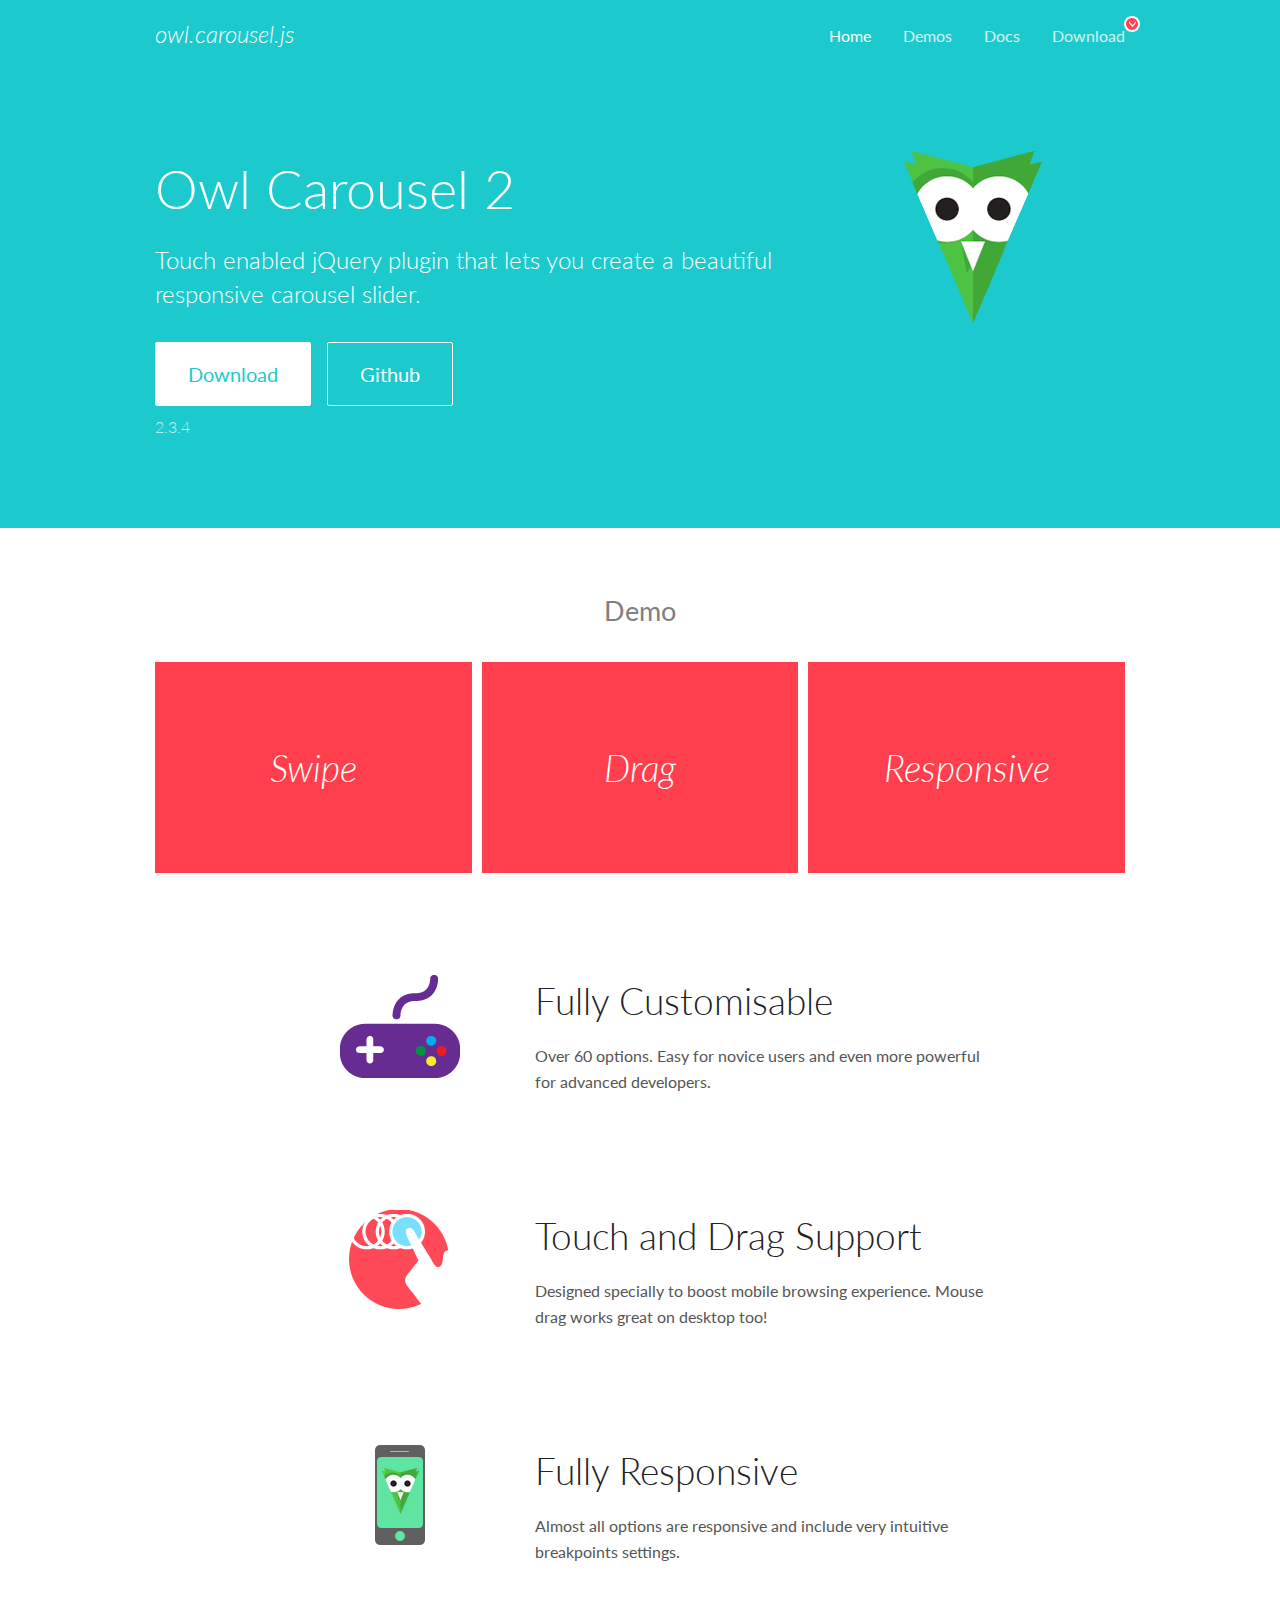
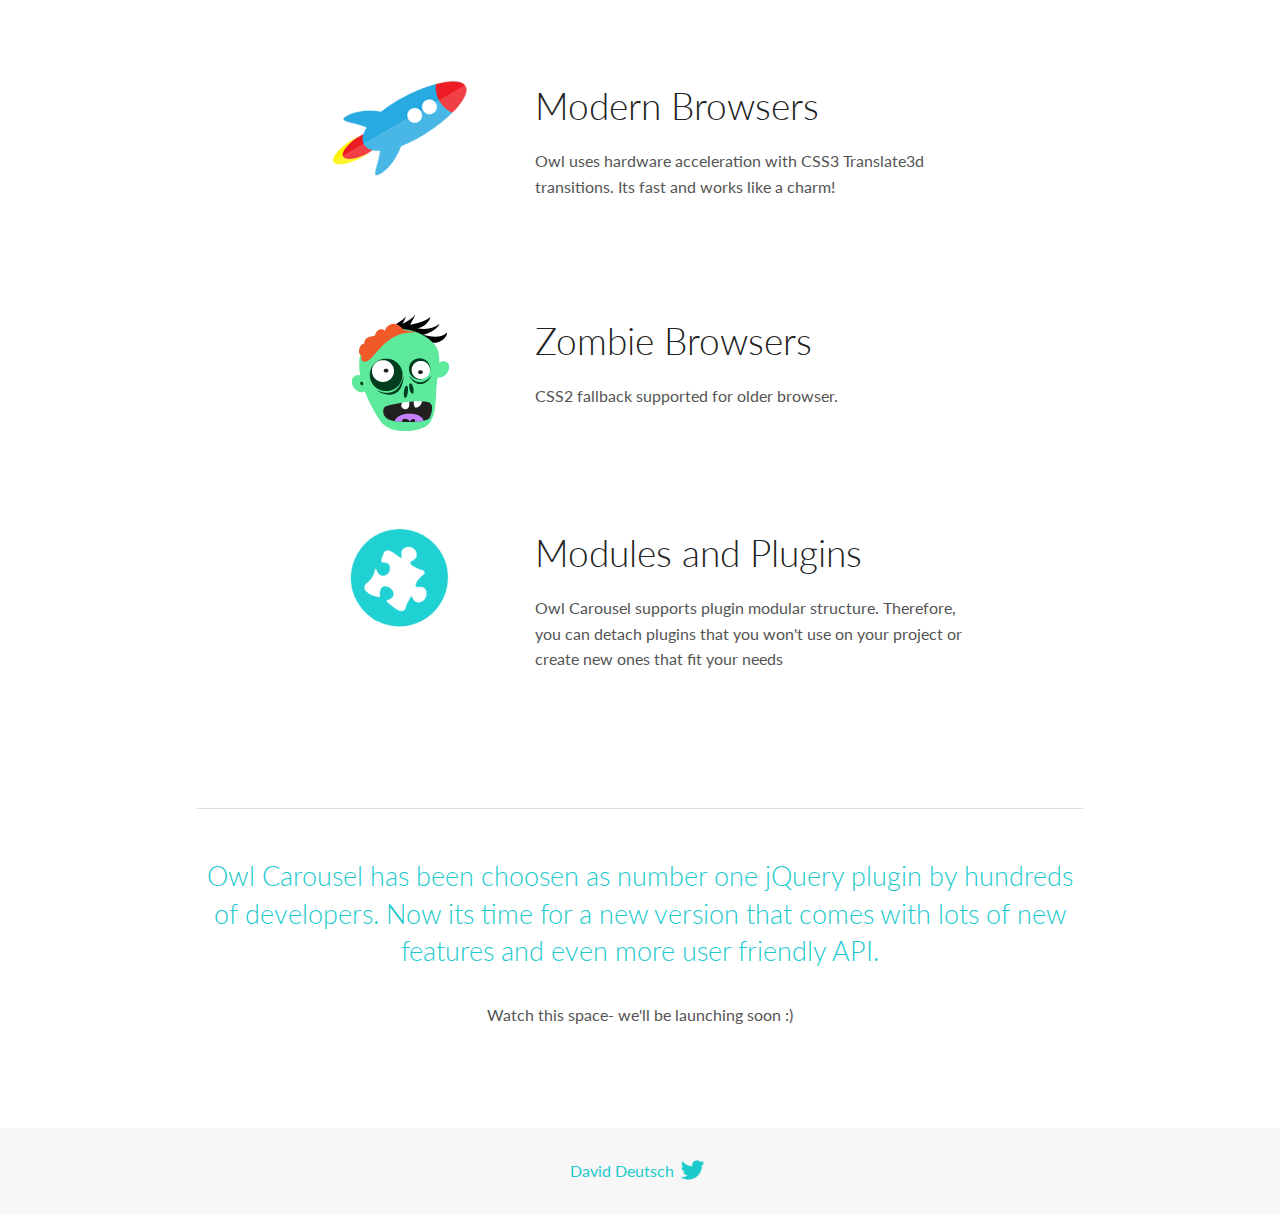
<file: owlcarousel/docs/index.html>
<!DOCTYPE html>
<html lang="en">
  <head>

    <!-- head -->
    <meta charset="utf-8">
    <meta name="msapplication-tap-highlight" content="no" />
    <meta name="viewport" content="width=device-width, initial-scale=1.0" />
    <meta name="description" content="Touch enabled jQuery plugin that lets you create beautiful responsive carousel slider.">
    <meta name="author" content="David Deutsch">
    <title>
      Home | Owl Carousel | 2.3.4
    </title>

    <!-- Stylesheets -->
    <link href='https://fonts.googleapis.com/css?family=Lato:300,400,700,400italic,300italic' rel='stylesheet' type='text/css'>
    <link rel="stylesheet" href="assets/css/docs.theme.min.css">

    <!-- Owl Stylesheets -->
    <link rel="stylesheet" href="assets/owlcarousel/assets/owl.carousel.min.css">
    <link rel="stylesheet" href="assets/owlcarousel/assets/owl.theme.default.min.css">

    <!-- HTML5 shim and Respond.js IE8 support of HTML5 elements and media queries -->

    <!--[if lt IE 9]>
      <script src="https://oss.maxcdn.com/libs/html5shiv/3.7.0/html5shiv.js"></script>
      <script src="https://oss.maxcdn.com/libs/respond.js/1.3.0/respond.min.js"></script>
    <![endif]-->

    <!-- Favicons -->
    <link rel="apple-touch-icon-precomposed" sizes="144x144" href="assets/ico/apple-touch-icon-144-precomposed.png">
    <link rel="shortcut icon" href="assets/ico/favicon.png">
    <link rel="shortcut icon" href="favicon.ico">

    <!-- Yeah i know js should not be in header. Its required for demos.-->

    <!-- javascript -->
    <script src="assets/vendors/jquery.min.js"></script>
    <script src="assets/owlcarousel/owl.carousel.js"></script>
  </head>
  <body>

    <!-- header -->
    <header class="header">
      <div class="row">
        <div class="large-12 columns">
          <div class="brand left">
            <h3>
              <a href="/OwlCarousel2/">owl.carousel.js</a> 
            </h3>
          </div>
          <a id="toggle-nav" class="right">
            <span></span> <span></span> <span></span> 
          </a> 
          <div class="nav-bar">
            <ul class="clearfix">
              <li class="active">
                <a href="/OwlCarousel2/index.html">Home</a> 
              </li>
              <li> <a href="/OwlCarousel2/demos/demos.html">Demos</a>  </li>
              <li> <a href="/OwlCarousel2/docs/started-welcome.html">Docs</a>  </li>
              <li>
                <a href="https://github.com/OwlCarousel2/OwlCarousel2/archive/2.3.4.zip">Download</a> 
                <span class="download"></span> 
              </li>
            </ul>
          </div>
        </div>
      </div>
    </header>

    <!-- home panel -->
    <section id="hero">
      <div class="row">
        <div class="large-8 medium-8 columns">
          <h1>Owl Carousel 2</h1>
          <h4>Touch enabled jQuery plugin that lets you create a beautiful responsive carousel slider.</h4>
          <a href="https://github.com/OwlCarousel2/OwlCarousel2/archive/2.3.4.zip" class="hero-button">Download</a> 
          <a href="https://github.com/OwlCarousel2/OwlCarousel2" class="hero-button outline">Github</a> 
          <p>2.3.4</p>
        </div>
        <div class="large-4 medium-4 columns">
          <img class="owl-logo" src="assets/img/owl-logo.png" alt="mr. Owl">
        </div>
      </div>
    </section>

    <!-- body -->
    <div class="home-demo">
      <div class="row">
        <div class="large-12 columns">
          <h3>Demo</h3>
          <div class="owl-carousel">
            <div class="item">
              <h2>Swipe</h2>
            </div>
            <div class="item">
              <h2>Drag</h2>
            </div>
            <div class="item">
              <h2>Responsive</h2>
            </div>
            <div class="item">
              <h2>CSS3</h2>
            </div>
            <div class="item">
              <h2>Fast</h2>
            </div>
            <div class="item">
              <h2>Easy</h2>
            </div>
            <div class="item">
              <h2>Free</h2>
            </div>
            <div class="item">
              <h2>Upgradable</h2>
            </div>
            <div class="item">
              <h2>Tons of options</h2>
            </div>
            <div class="item">
              <h2>Infinity</h2>
            </div>
            <div class="item">
              <h2>Auto Width</h2>
            </div>
          </div>
        </div>
      </div>
    </div>
    <script>
      var owl = $('.owl-carousel');
      owl.owlCarousel({
        margin: 10,
        loop: true,
        responsive: {
          0: {
            items: 1
          },
          600: {
            items: 2
          },
          1000: {
            items: 3
          }
        }
      })
    </script>

    <!-- features -->
    <div id="features">
      <div class="row">
        <div class="small-12 medium-9 small-centered columns">
          <section class="row feature">
            <div class="medium-4 small-12 columns">
              <img src="assets/img/feature-options.png" alt="">
            </div>
            <div class="medium-8 small-12 columns">
              <h2>Fully Customisable</h2>
              <p>Over 60 options. Easy for novice users and even more powerful for advanced developers.</p>
            </div>
          </section>
          <section class="row feature">
            <div class="medium-4 small-12 columns">
              <img src="assets/img/feature-drag.png" alt="">
            </div>
            <div class="medium-8 small-12 columns">
              <h2>Touch and Drag Support</h2>
              <p>Designed specially to boost mobile browsing experience. Mouse drag works great on desktop too!</p>
            </div>
          </section>
          <section class="row feature">
            <div class="medium-4 small-12 columns">
              <img src="assets/img/feature-responsive.png" alt="">
            </div>
            <div class="medium-8 small-12 columns">
              <h2>Fully Responsive</h2>
              <p>Almost all options are responsive and include very intuitive breakpoints settings.</p>
            </div>
          </section>
          <section class="row feature">
            <div class="medium-4 small-12 columns">
              <img src="assets/img/feature-modern.png" alt="">
            </div>
            <div class="medium-8 small-12 columns">
              <h2>Modern Browsers</h2>
              <p>Owl uses hardware acceleration with CSS3 Translate3d transitions. Its fast and works like a charm! </p>
            </div>
          </section>
          <section class="row feature">
            <div class="medium-4 small-12 columns">
              <img src="assets/img/feature-zombie.png" alt="">
            </div>
            <div class="medium-8 small-12 columns">
              <h2>Zombie Browsers</h2>
              <p>CSS2 fallback supported for older browser.</p>
            </div>
          </section>
          <section class="row feature">
            <div class="medium-4 small-12 columns">
              <img src="assets/img/feature-module.png" alt="">
            </div>
            <div class="medium-8 small-12 columns">
              <h2>Modules and Plugins</h2>
              <p>Owl Carousel supports plugin modular structure. Therefore, you can detach plugins that you won&#x27;t use on your project or create new ones that fit your needs</p>
            </div>
          </section>
        </div>
      </div>
    </div>

    <!-- footer -->
    <section id="teaser-text">
      <div class="row">
        <div class="small-12 medium-11 small-centered columns">
          <hr>
          <h3 id="owl-carousel-has-been-choosen-as-number-one-jquery-plugin-by-hundreds-of-developers-now-its-time-for-a-new-version-that-comes-with-lots-of-new-features-and-even-more-user-friendly-api-">Owl Carousel has been choosen as number one jQuery plugin by hundreds of developers. Now its time for a new version that comes with lots of new features and even more user friendly API.</h3>
          <p>Watch this space- we&#39;ll be launching soon :)</p>
        </div>
      </div>
    </section>

    <!-- footer -->
    <footer class="footer">
      <div class="row">
        <div class="large-12 columns">
          <h5>
            <a href="/OwlCarousel2/docs/support-contact.html">David Deutsch</a> 
            <a id="custom-tweet-button" href="https://twitter.com/share?url=https://github.com/OwlCarousel2/OwlCarousel2&text=Owl Carousel - This is so awesome! " target="_blank"></a> 
          </h5>
        </div>
      </div>
    </footer>

    <!-- vendors -->
    <script src="assets/vendors/highlight.js"></script>
    <script src="assets/js/app.js"></script>
  </body>
</html>
</file>
